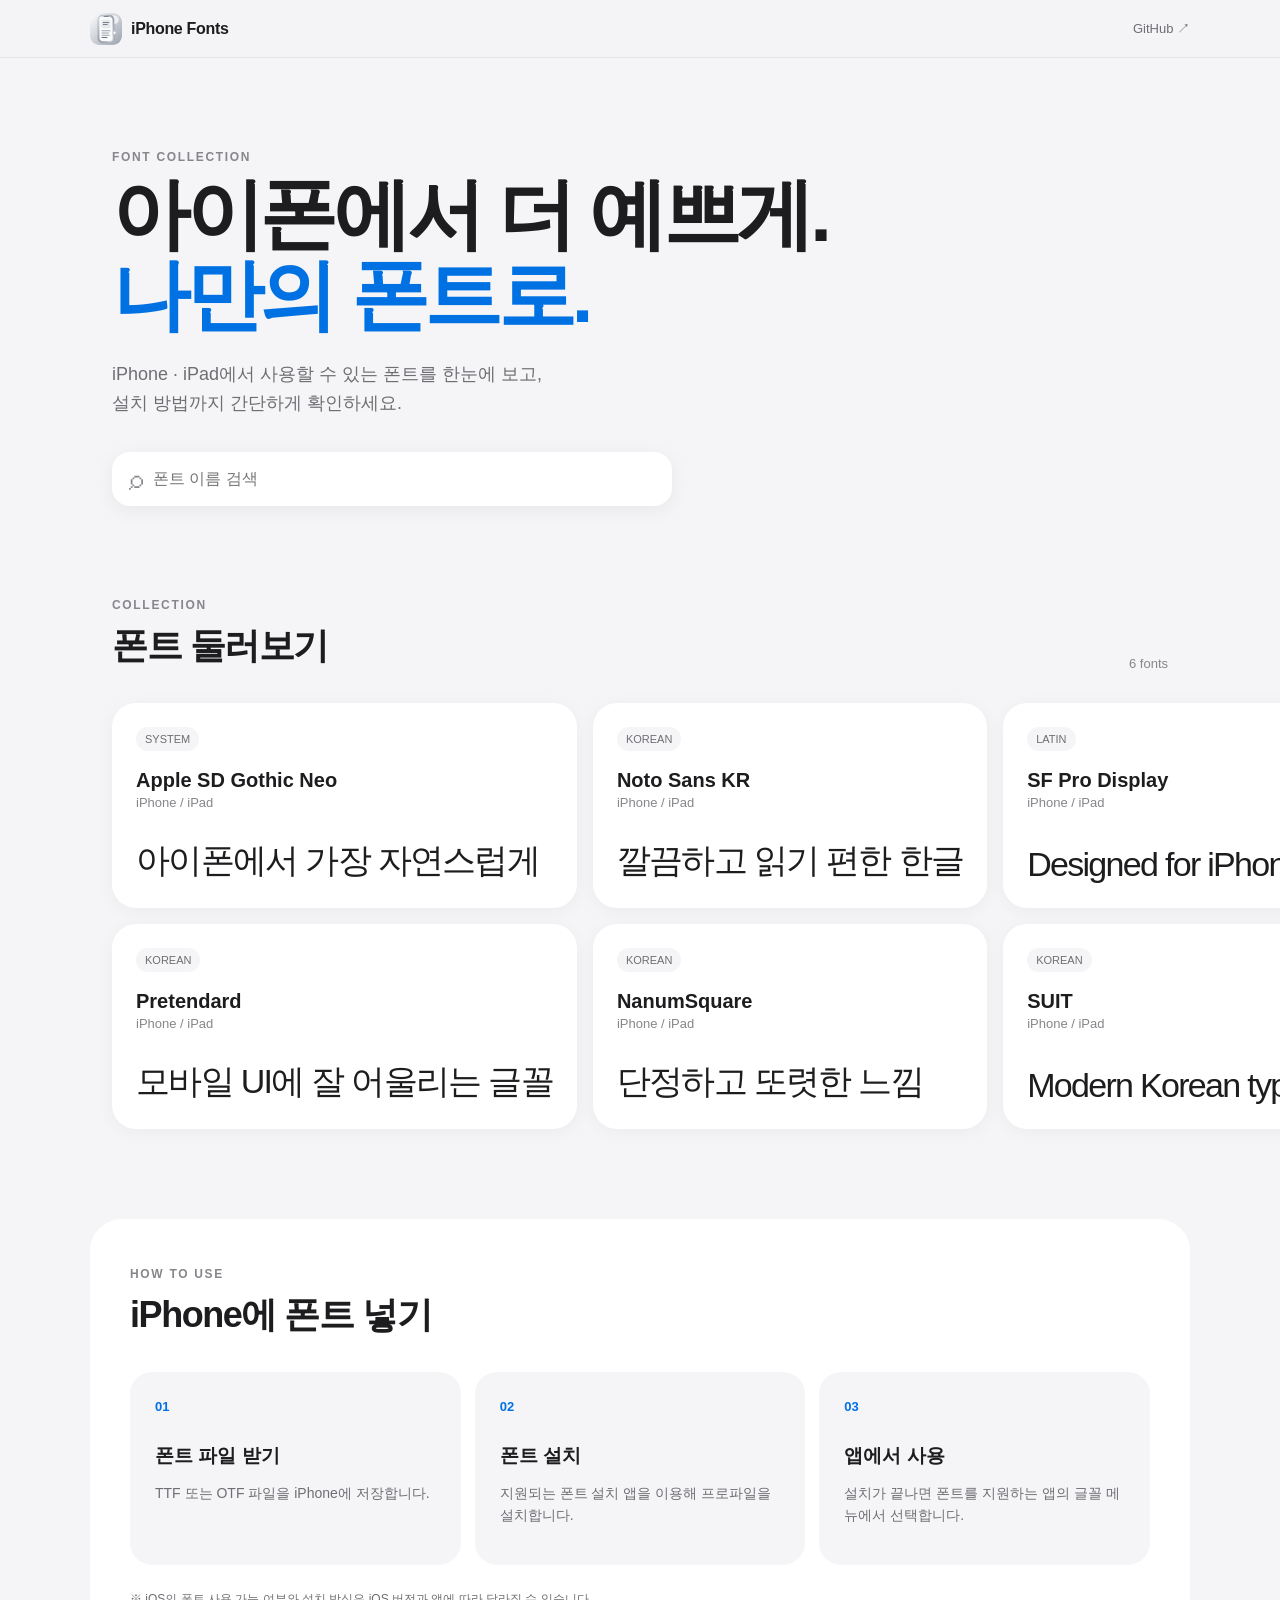
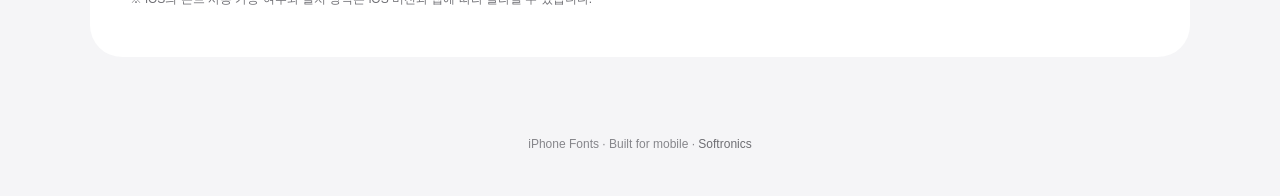
<file: index.html>
<!doctype html>
<html lang="ko">
<head>
  <meta charset="UTF-8">
  <meta name="viewport" content="width=device-width,initial-scale=1,viewport-fit=cover">
  <meta name="theme-color" content="#f5f5f7">
  <title>iPhone Fonts — 아이폰 폰트</title>
  <link rel="icon" type="image/svg+xml" href="./logo.svg?v=20261025-finalbrand4">
  <link rel="stylesheet" href="styles.css">
</head>
<body>
  <header class="nav">
    <a class="brand" href="./"><img class="brand-logo" src="./logo.svg?v=20261025-finalbrand4" alt="" aria-hidden="true"> <span>iPhone Fonts</span></a>
    <a class="github" href="https://github.com/aaronlee09-max/Softronics" target="_blank" rel="noreferrer">GitHub ↗</a>
  </header>

  <main>
    <section class="hero">
      <p class="eyebrow">FONT COLLECTION</p>
      <h1>아이폰에서 더 예쁘게.<br><span>나만의 폰트로.</span></h1>
      <p class="lead">iPhone · iPad에서 사용할 수 있는 폰트를 한눈에 보고,<br>설치 방법까지 간단하게 확인하세요.</p>
      <div class="search"><span>⌕</span><input id="search" type="search" placeholder="폰트 이름 검색" autocomplete="off"></div>
    </section>

    <section class="section-head">
      <div><p class="eyebrow">COLLECTION</p><h2>폰트 둘러보기</h2></div>
      <span id="count" class="count">0 fonts</span>
    </section>
    <section id="grid" class="grid"></section>

    <section class="guide">
      <div><p class="eyebrow">HOW TO USE</p><h2>iPhone에 폰트 넣기</h2></div>
      <div class="steps">
        <article><b>01</b><h3>폰트 파일 받기</h3><p>TTF 또는 OTF 파일을 iPhone에 저장합니다.</p></article>
        <article><b>02</b><h3>폰트 설치</h3><p>지원되는 폰트 설치 앱을 이용해 프로파일을 설치합니다.</p></article>
        <article><b>03</b><h3>앱에서 사용</h3><p>설치가 끝나면 폰트를 지원하는 앱의 글꼴 메뉴에서 선택합니다.</p></article>
      </div>
      <p class="note">※ iOS의 폰트 사용 가능 여부와 설치 방식은 iOS 버전과 앱에 따라 달라질 수 있습니다.</p>
    </section>
  </main>

  <footer>iPhone Fonts · Built for mobile · <a href="https://github.com/aaronlee09-max/Softronics">Softronics</a></footer>
  <script src="app.js"></script>
</body>
</html>
</file>
<file: styles.css>
*{box-sizing:border-box}html{scroll-behavior:smooth}body{margin:0;background:#f5f5f7;color:#1d1d1f;font-family:-apple-system,BlinkMacSystemFont,"SF Pro Display","Apple SD Gothic Neo","Noto Sans KR",sans-serif}a{color:inherit}.nav{height:58px;display:flex;align-items:center;justify-content:space-between;padding:0 max(22px,calc((100% - 1100px)/2));background:rgba(245,245,247,.82);backdrop-filter:saturate(180%) blur(20px);position:sticky;top:0;z-index:5;border-bottom:1px solid rgba(0,0,0,.06)}.brand{text-decoration:none;font-weight:650;letter-spacing:-.02em}.brand:first-letter{font-size:20px}.github{font-size:13px;text-decoration:none;color:#6e6e73}.hero{max-width:1100px;margin:auto;padding:92px 22px 70px}.eyebrow{margin:0 0 10px;font-size:12px;letter-spacing:.14em;font-weight:700;color:#86868b}.hero h1{font-size:clamp(44px,8vw,78px);line-height:1.04;letter-spacing:-.055em;margin:0;font-weight:750}.hero h1 span{color:#0071e3}.lead{font-size:18px;line-height:1.6;color:#6e6e73;margin:24px 0 34px}.search{max-width:560px;height:54px;border-radius:18px;background:#fff;display:flex;align-items:center;padding:0 17px;box-shadow:0 4px 20px rgba(0,0,0,.06)}.search span{font-size:28px;color:#86868b}.search input{border:0;outline:0;background:none;font:inherit;font-size:16px;width:100%;padding-left:10px}.section-head{max-width:1100px;margin:auto;padding:22px;display:flex;align-items:end;justify-content:space-between}.section-head h2,.guide h2{font-size:36px;letter-spacing:-.04em;margin:0}.count{font-size:13px;color:#86868b}.grid{max-width:1100px;margin:0 auto;padding:10px 22px 90px;display:grid;grid-template-columns:repeat(3,1fr);gap:16px}.card{background:#fff;border-radius:24px;padding:24px;min-height:205px;display:flex;flex-direction:column;justify-content:space-between;box-shadow:0 3px 18px rgba(0,0,0,.045);transition:transform .2s,box-shadow .2s}.card:hover{transform:translateY(-3px);box-shadow:0 8px 28px rgba(0,0,0,.08)}.sample{font-size:34px;letter-spacing:-.05em;overflow:hidden;white-space:nowrap}.card h3{margin:18px 0 3px;font-size:20px}.meta{color:#86868b;font-size:13px}.tag{display:inline-block;background:#f5f5f7;border-radius:999px;padding:6px 9px;font-size:11px;color:#6e6e73}.empty{grid-column:1/-1;text-align:center;padding:70px;color:#86868b}.guide{background:#fff;max-width:1100px;margin:0 auto 80px;border-radius:32px;padding:48px 40px}.steps{display:grid;grid-template-columns:repeat(3,1fr);gap:14px;margin-top:32px}.steps article{background:#f5f5f7;border-radius:22px;padding:25px}.steps b{font-size:13px;color:#0071e3}.steps h3{margin:28px 0 8px;font-size:19px}.steps p,.note{color:#6e6e73;line-height:1.55;font-size:14px}.note{margin:25px 0 0;font-size:12px}footer{text-align:center;padding:0 22px 45px;color:#86868b;font-size:12px}footer a{color:#6e6e73;text-decoration:none}@media(max-width:760px){.hero{padding-top:65px}.grid{grid-template-columns:1fr 1fr}.steps{grid-template-columns:1fr}.guide{margin:0 14px 60px;padding:32px 22px}.section-head h2{font-size:30px}}@media(max-width:480px){.grid{grid-template-columns:1fr}.card{min-height:180px}.hero h1{font-size:48px}.lead{font-size:16px}}

.brand-logo { width: 32px; height: 32px; display: inline-block; object-fit: contain; vertical-align: middle; border-radius: 9px; }
.brand { display: inline-flex; align-items: center; gap: 9px; }
</file>
